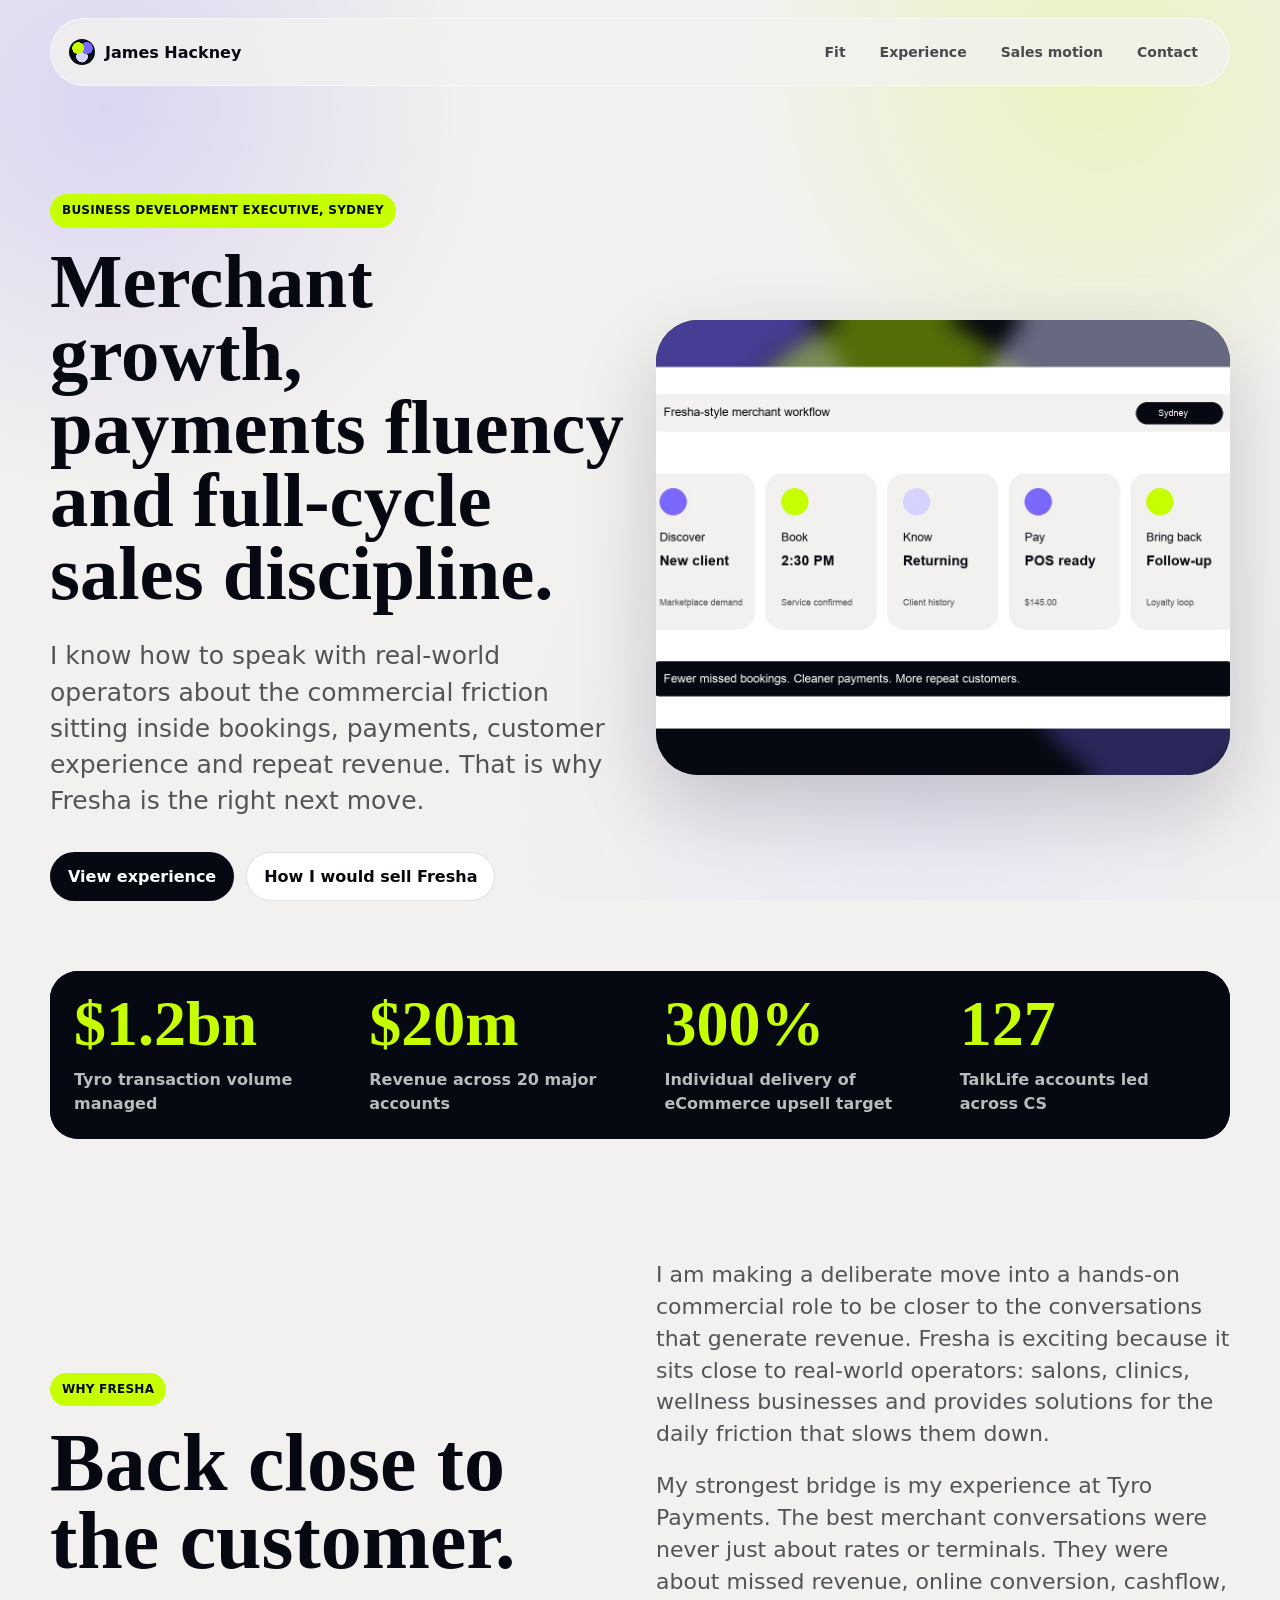
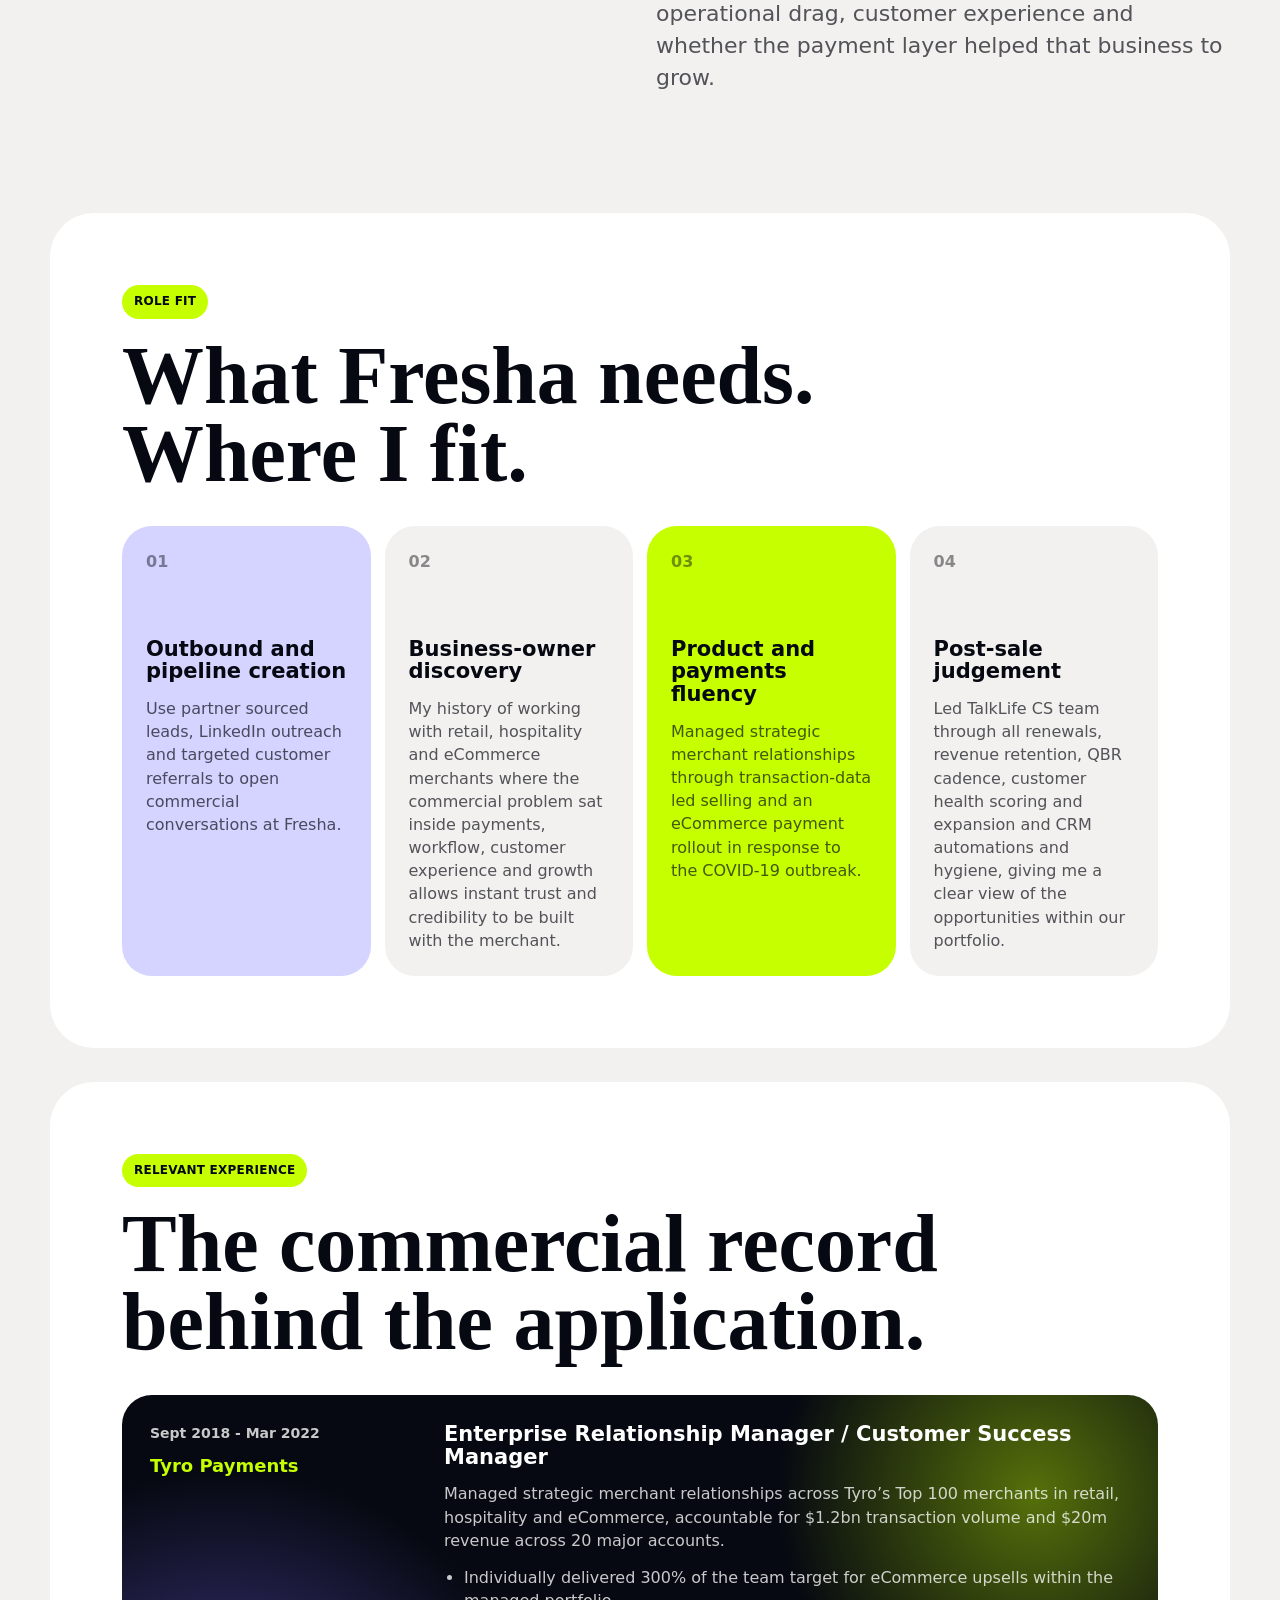
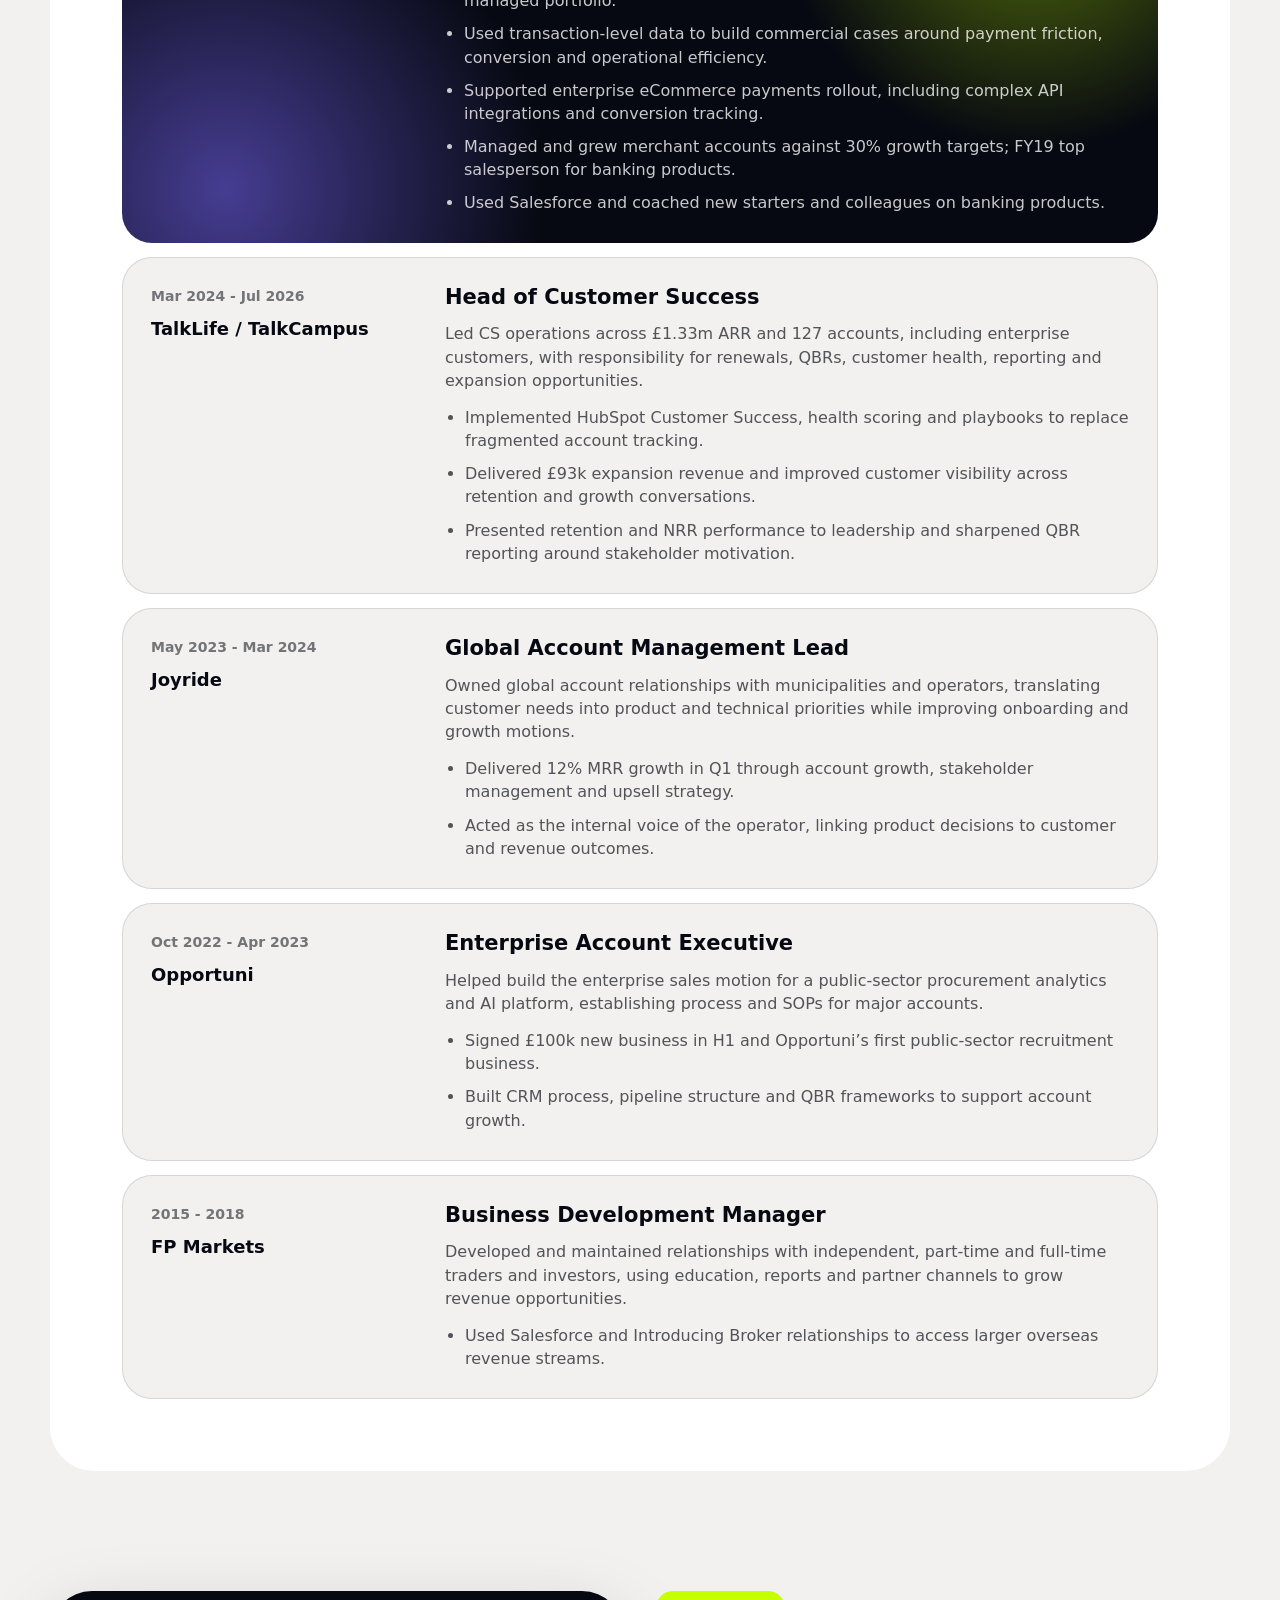
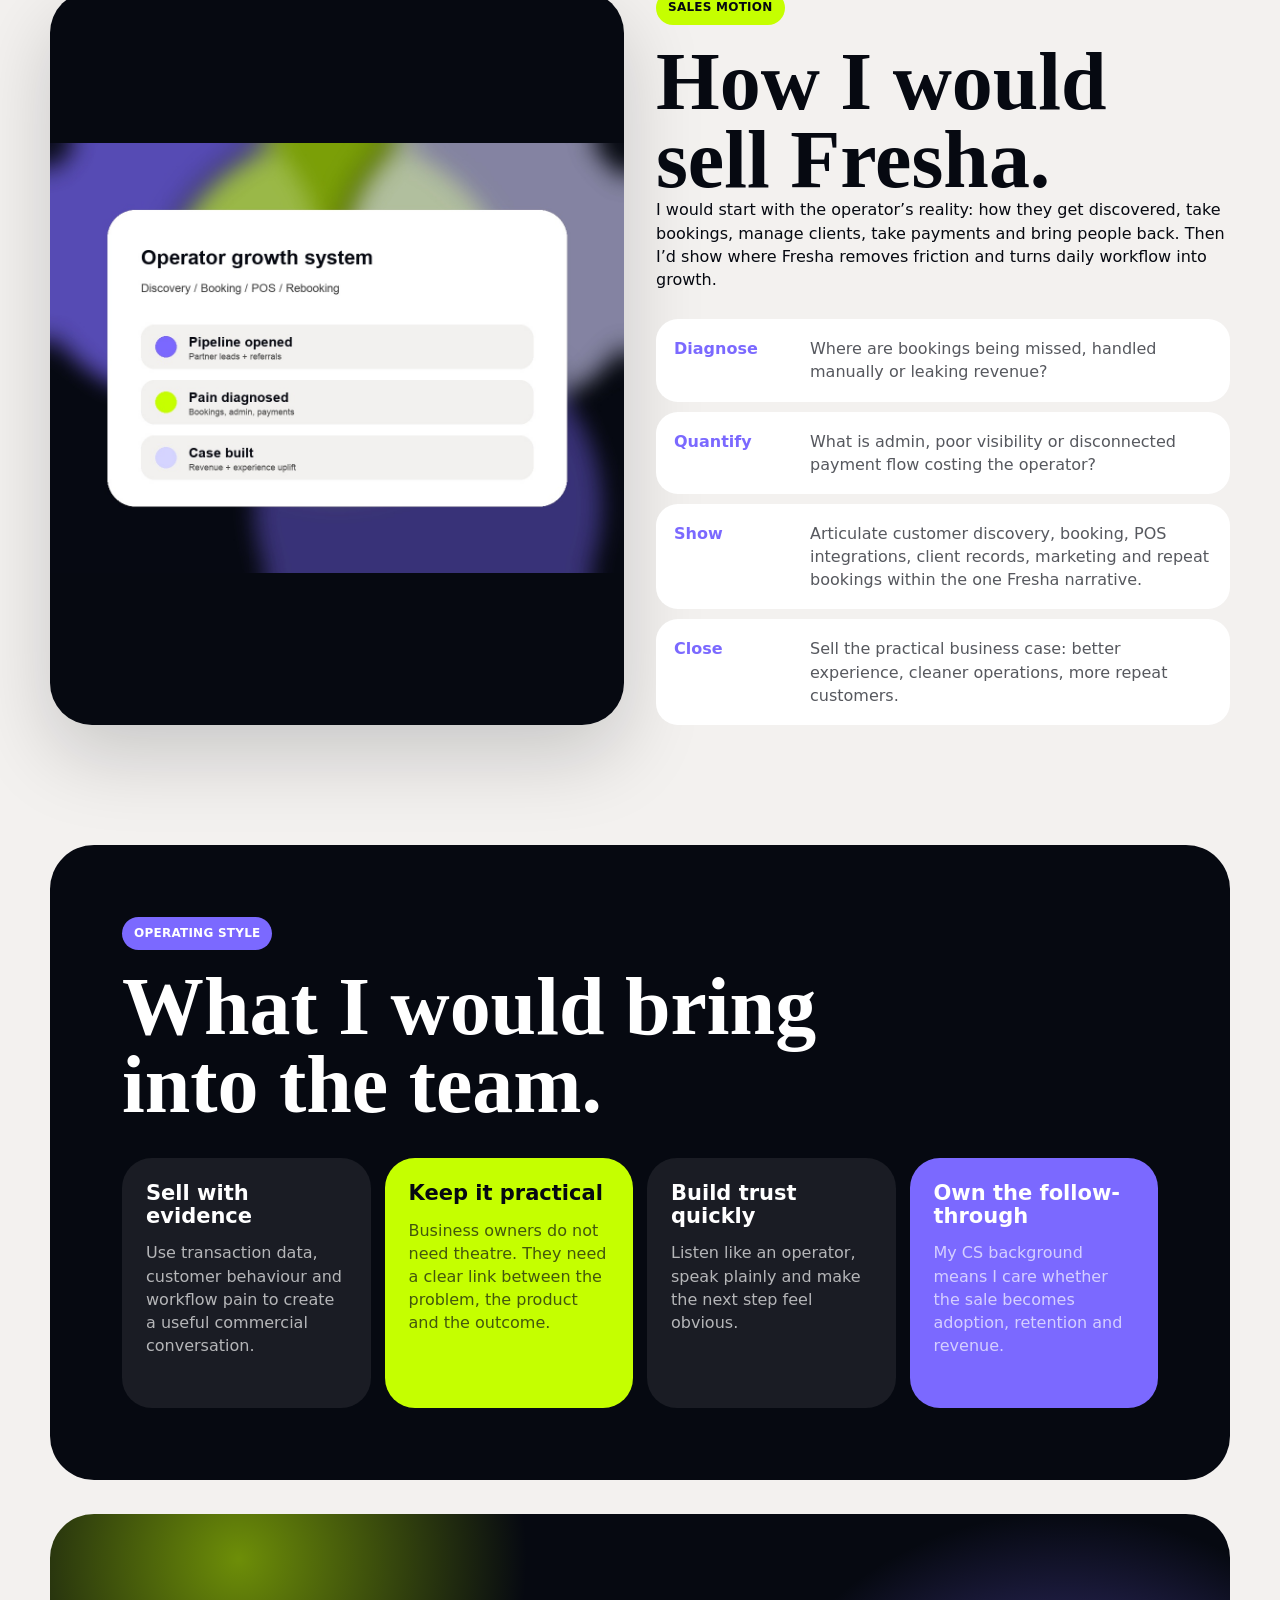
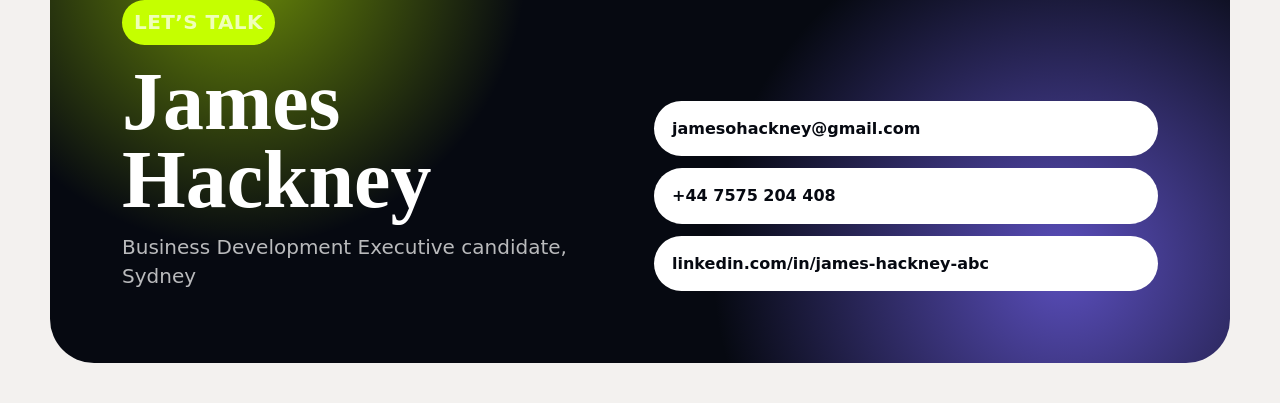
<file: index.html>
<!doctype html>
<html>
  <head>
    <meta charset="utf-8" />
    <meta http-equiv="refresh" content="0; url=./fresha-landing/" />
    <title>James Hackney | Fresha</title>
  </head>
  <body>
    <p><a href="./fresha-landing/">Open Fresha application page</a></p>
  </body>
</html>
</file>
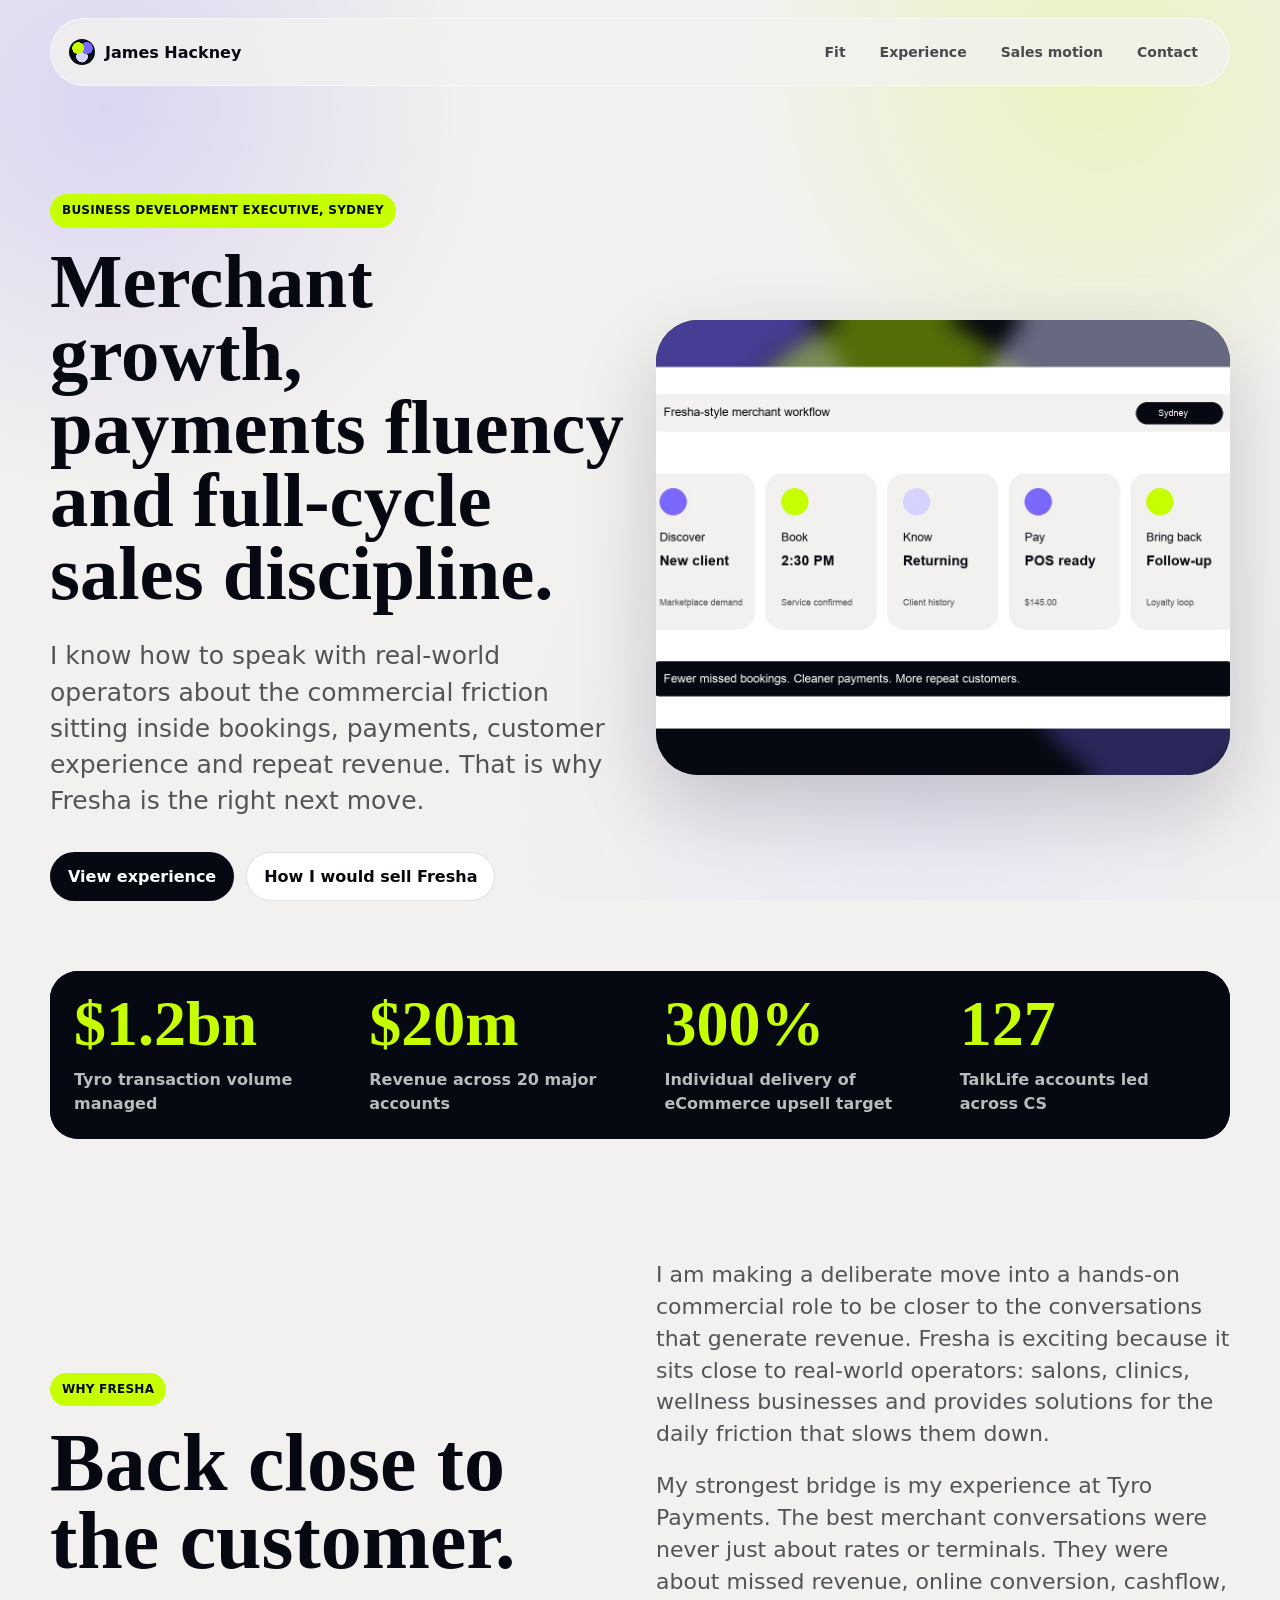
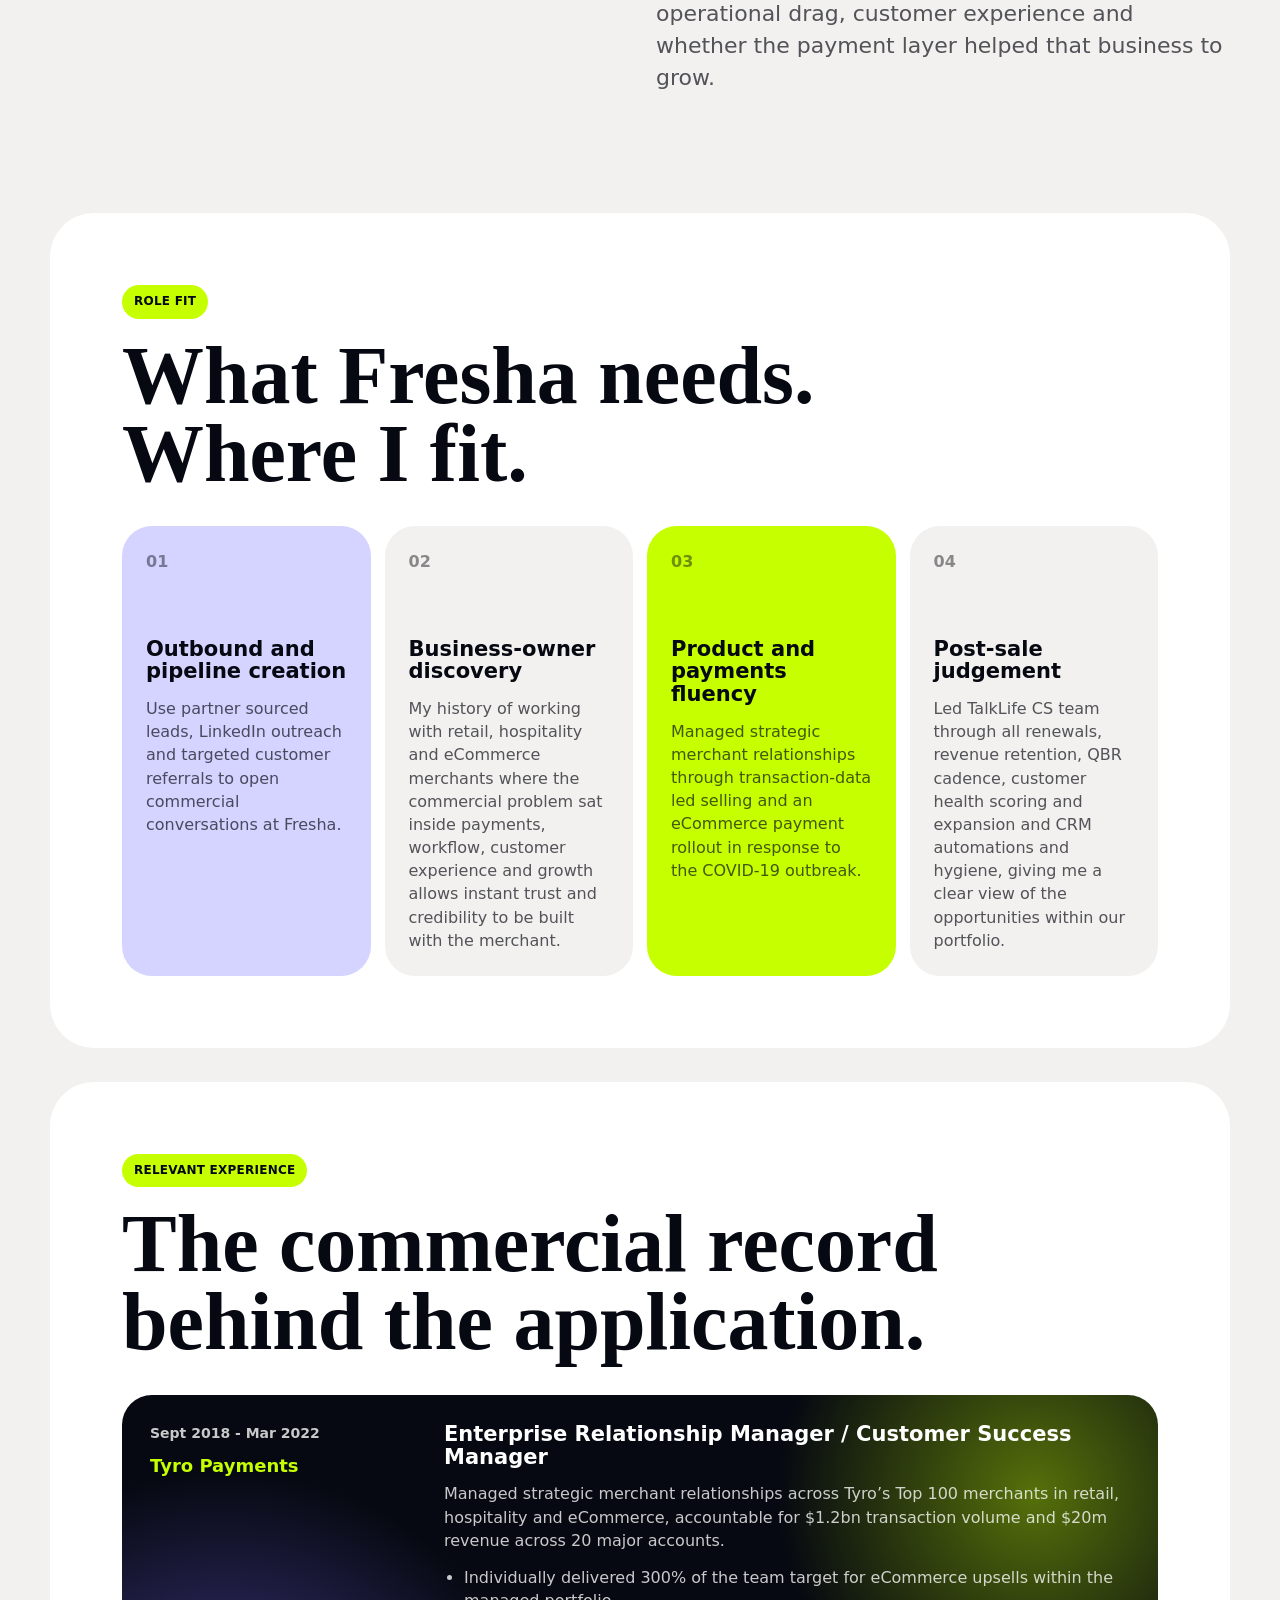
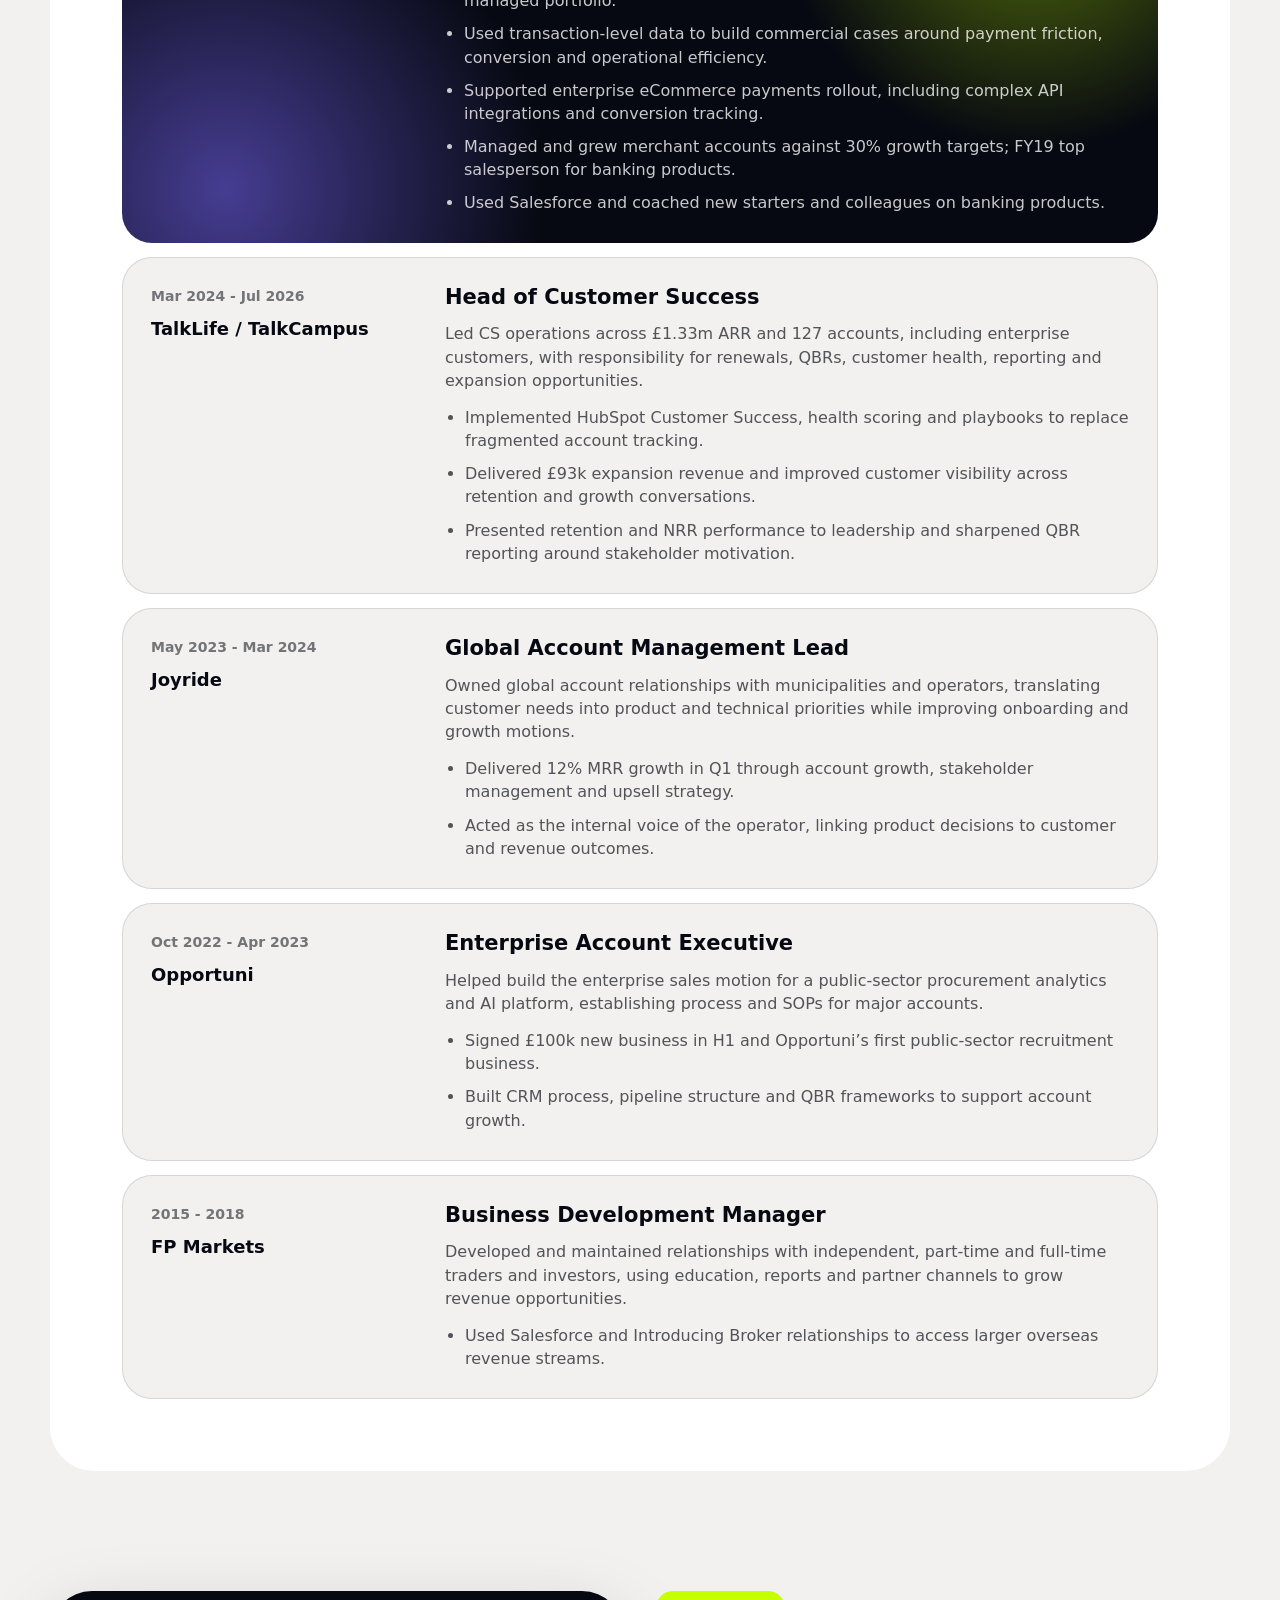
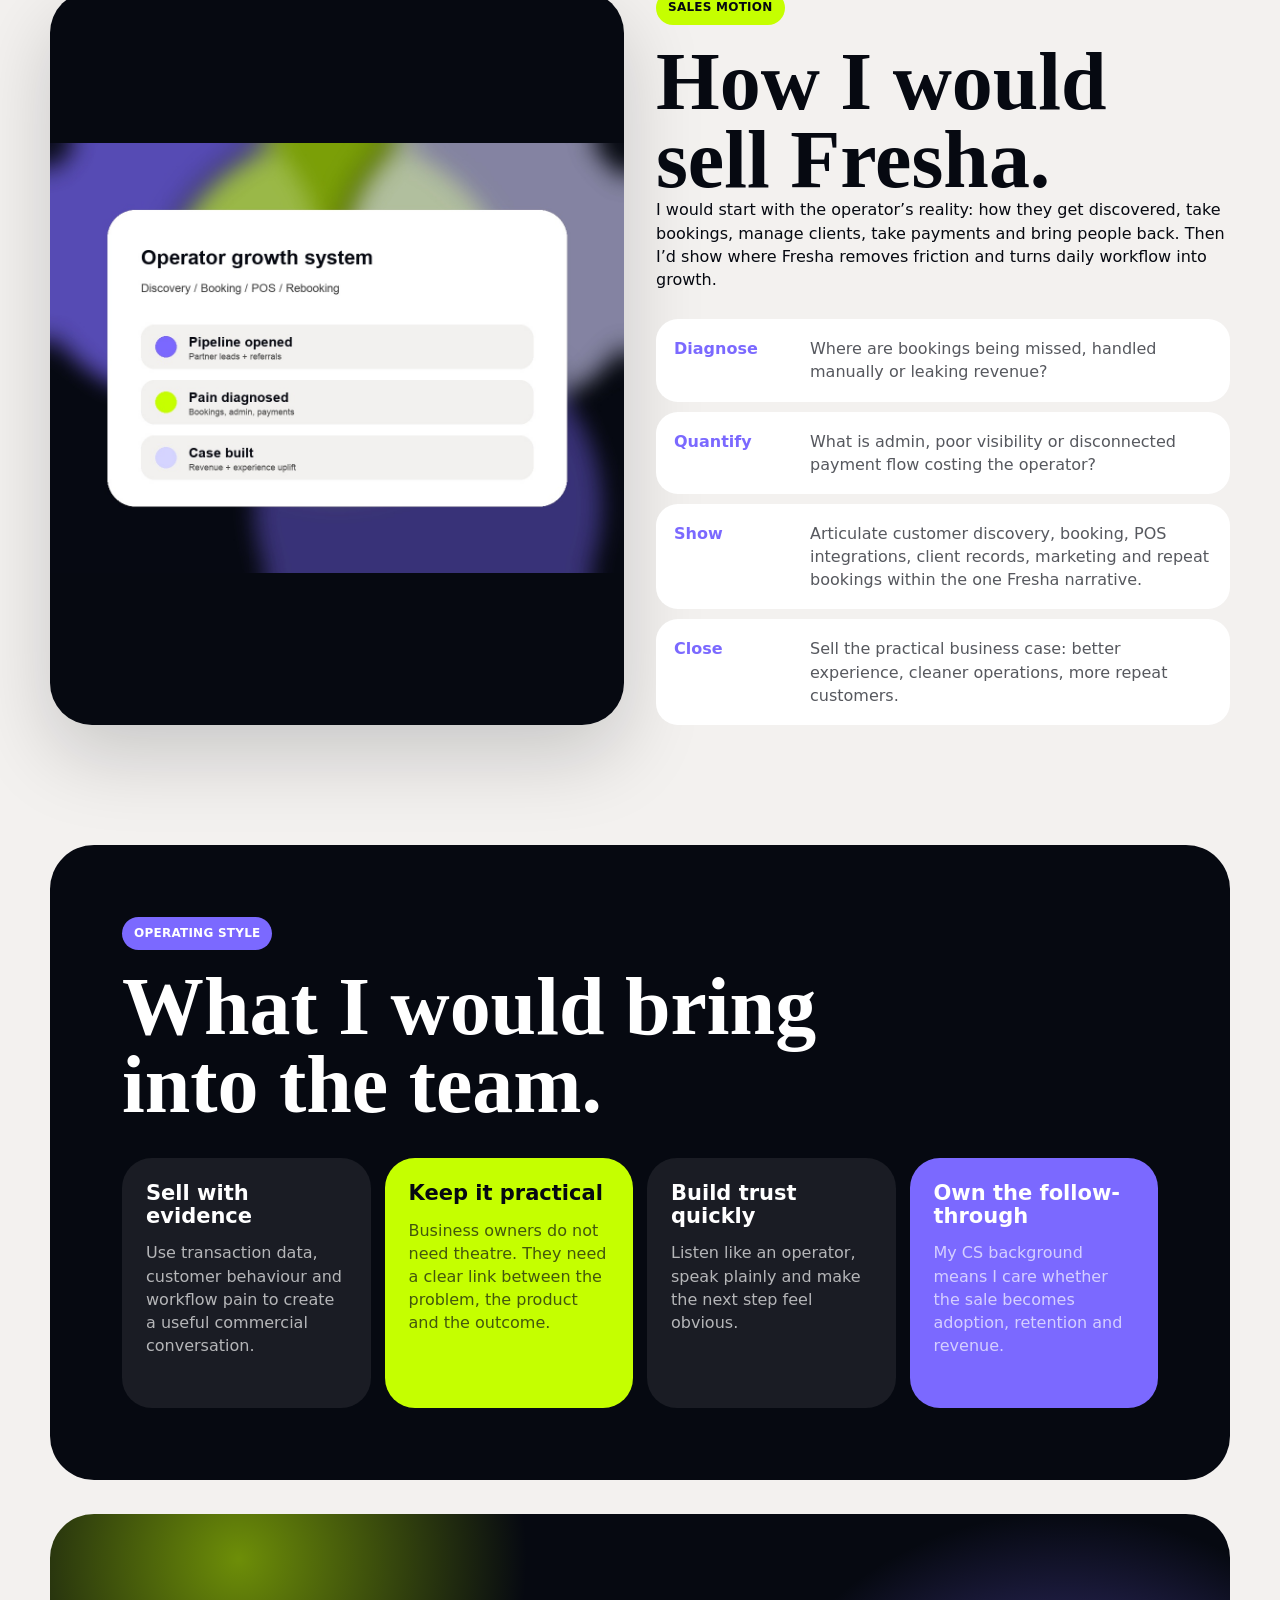
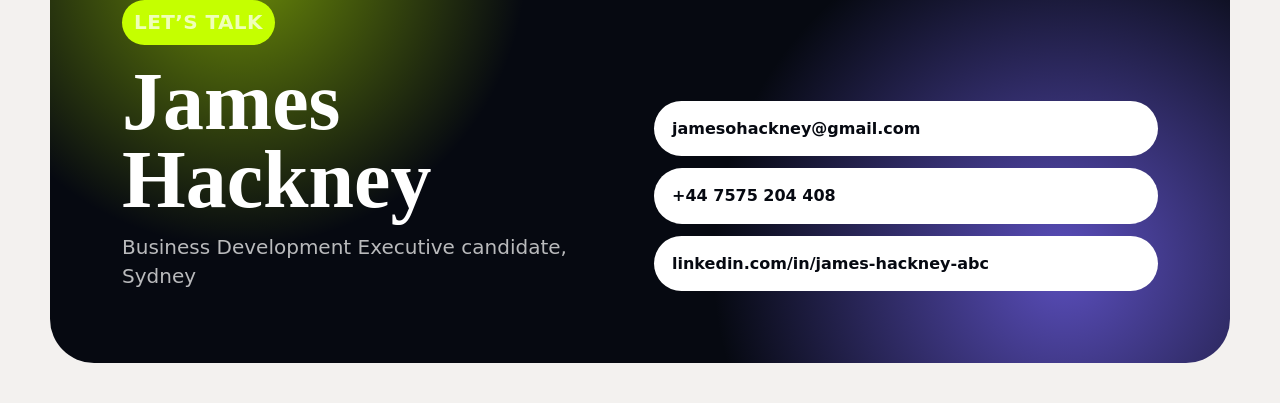
<file: fresha-landing/index.html>
<!doctype html>
<html lang="en">
  <head>
    <meta charset="utf-8" />
    <meta name="viewport" content="width=device-width, initial-scale=1" />
    <title>James Hackney | Fresha Business Development Executive</title>
    <meta
      name="description"
      content="A Fresha-branded landing page CV for James Hackney, Business Development Executive candidate in Sydney."
    />
    <link rel="stylesheet" href="./styles.css" />
  </head>
  <body>
    <header class="site-header" aria-label="Landing page header">
      <a class="brand" href="#top" aria-label="James Hackney home">
        <span class="brand-mark"></span>
        <span>James Hackney</span>
      </a>
      <nav aria-label="Page navigation">
        <a href="#fit">Fit</a>
        <a href="#experience">Experience</a>
        <a href="#sell">Sales motion</a>
        <a href="#contact">Contact</a>
      </nav>
    </header>

    <main id="top">
      <section class="hero section-grid">
        <div class="hero-copy">
          <p class="eyebrow">Business Development Executive, Sydney</p>
          <h1>Merchant growth, payments fluency and full-cycle sales discipline.</h1>
          <p class="hero-lede">
            I know how to speak with real-world operators about the commercial friction sitting
            inside bookings, payments, customer experience and repeat revenue. That is why Fresha
            is the right next move.
          </p>
          <div class="hero-actions" aria-label="Primary actions">
            <a class="button primary" href="#experience">View experience</a>
            <a class="button secondary" href="#sell">How I would sell Fresha</a>
          </div>
        </div>
        <div class="hero-media" aria-label="Fresha-style merchant workflow visual">
          <img src="./assets/merchant-workflow.jpg" alt="Fresha-style merchant workflow from discovery to rebooking" />
        </div>
      </section>

      <section class="proof-strip" aria-label="Key proof points">
        <div>
          <strong>$1.2bn</strong>
          <span>Tyro transaction volume managed</span>
        </div>
        <div>
          <strong>$20m</strong>
          <span>Revenue across 20 major accounts</span>
        </div>
        <div>
          <strong>300%</strong>
          <span>Individual delivery of eCommerce upsell target</span>
        </div>
        <div>
          <strong>127</strong>
          <span>TalkLife accounts led across CS</span>
        </div>
      </section>

      <section id="fit" class="fit section-grid">
        <div>
          <p class="eyebrow">Why Fresha</p>
          <h2>Back close to the customer.</h2>
        </div>
        <div class="text-column">
          <p>
            I am making a deliberate move into a hands-on commercial role to be closer to the
            conversations that generate revenue. Fresha is exciting because it sits close to
            real-world operators: salons, clinics, wellness businesses and provides solutions for
            the daily friction that slows them down.
          </p>
          <p>
            My strongest bridge is my experience at Tyro Payments. The best merchant conversations
            were never just about rates or terminals. They were about missed revenue, online
            conversion, cashflow, operational drag, customer experience and whether the payment
            layer helped that business to grow.
          </p>
        </div>
      </section>

      <section class="role-map">
        <div class="section-heading">
          <p class="eyebrow">Role fit</p>
          <h2>What Fresha needs. Where I fit.</h2>
        </div>
        <div class="map-grid">
          <article>
            <span>01</span>
            <h3>Outbound and pipeline creation</h3>
            <p>
              Use partner sourced leads, LinkedIn outreach and targeted customer referrals to open
              commercial conversations at Fresha.
            </p>
          </article>
          <article>
            <span>02</span>
            <h3>Business-owner discovery</h3>
            <p>
              My history of working with retail, hospitality and eCommerce merchants where the
              commercial problem sat inside payments, workflow, customer experience and growth
              allows instant trust and credibility to be built with the merchant.
            </p>
          </article>
          <article>
            <span>03</span>
            <h3>Product and payments fluency</h3>
            <p>
              Managed strategic merchant relationships through transaction-data led selling and an
              eCommerce payment rollout in response to the COVID-19 outbreak.
            </p>
          </article>
          <article>
            <span>04</span>
            <h3>Post-sale judgement</h3>
            <p>
              Led TalkLife CS team through all renewals, revenue retention, QBR cadence, customer
              health scoring and expansion and CRM automations and hygiene, giving me a clear view
              of the opportunities within our portfolio.
            </p>
          </article>
        </div>
      </section>

      <section id="experience" class="experience">
        <div class="section-heading wide">
          <p class="eyebrow">Relevant experience</p>
          <h2>The commercial record behind the application.</h2>
        </div>

        <div class="timeline">
          <article class="job featured">
            <div class="job-meta">
              <span>Sept 2018 - Mar 2022</span>
              <strong>Tyro Payments</strong>
            </div>
            <div class="job-body">
              <h3>Enterprise Relationship Manager / Customer Success Manager</h3>
              <p>
                Managed strategic merchant relationships across Tyro’s Top 100 merchants in retail,
                hospitality and eCommerce, accountable for $1.2bn transaction volume and $20m
                revenue across 20 major accounts.
              </p>
              <ul>
                <li>Individually delivered 300% of the team target for eCommerce upsells within the managed portfolio.</li>
                <li>Used transaction-level data to build commercial cases around payment friction, conversion and operational efficiency.</li>
                <li>Supported enterprise eCommerce payments rollout, including complex API integrations and conversion tracking.</li>
                <li>Managed and grew merchant accounts against 30% growth targets; FY19 top salesperson for banking products.</li>
                <li>Used Salesforce and coached new starters and colleagues on banking products.</li>
              </ul>
            </div>
          </article>

          <article class="job">
            <div class="job-meta">
              <span>Mar 2024 - Jul 2026</span>
              <strong>TalkLife / TalkCampus</strong>
            </div>
            <div class="job-body">
              <h3>Head of Customer Success</h3>
              <p>
                Led CS operations across £1.33m ARR and 127 accounts, including enterprise
                customers, with responsibility for renewals, QBRs, customer health, reporting and
                expansion opportunities.
              </p>
              <ul>
                <li>Implemented HubSpot Customer Success, health scoring and playbooks to replace fragmented account tracking.</li>
                <li>Delivered £93k expansion revenue and improved customer visibility across retention and growth conversations.</li>
                <li>Presented retention and NRR performance to leadership and sharpened QBR reporting around stakeholder motivation.</li>
              </ul>
            </div>
          </article>

          <article class="job">
            <div class="job-meta">
              <span>May 2023 - Mar 2024</span>
              <strong>Joyride</strong>
            </div>
            <div class="job-body">
              <h3>Global Account Management Lead</h3>
              <p>
                Owned global account relationships with municipalities and operators, translating
                customer needs into product and technical priorities while improving onboarding and
                growth motions.
              </p>
              <ul>
                <li>Delivered 12% MRR growth in Q1 through account growth, stakeholder management and upsell strategy.</li>
                <li>Acted as the internal voice of the operator, linking product decisions to customer and revenue outcomes.</li>
              </ul>
            </div>
          </article>

          <article class="job">
            <div class="job-meta">
              <span>Oct 2022 - Apr 2023</span>
              <strong>Opportuni</strong>
            </div>
            <div class="job-body">
              <h3>Enterprise Account Executive</h3>
              <p>
                Helped build the enterprise sales motion for a public-sector procurement analytics
                and AI platform, establishing process and SOPs for major accounts.
              </p>
              <ul>
                <li>Signed £100k new business in H1 and Opportuni’s first public-sector recruitment business.</li>
                <li>Built CRM process, pipeline structure and QBR frameworks to support account growth.</li>
              </ul>
            </div>
          </article>

          <article class="job">
            <div class="job-meta">
              <span>2015 - 2018</span>
              <strong>FP Markets</strong>
            </div>
            <div class="job-body">
              <h3>Business Development Manager</h3>
              <p>
                Developed and maintained relationships with independent, part-time and full-time
                traders and investors, using education, reports and partner channels to grow revenue
                opportunities.
              </p>
              <ul>
                <li>Used Salesforce and Introducing Broker relationships to access larger overseas revenue streams.</li>
              </ul>
            </div>
          </article>
        </div>
      </section>

      <section id="sell" class="sell section-grid">
        <div class="sell-media">
          <img src="./assets/operator-system.jpg" alt="Operator growth system visual using Fresha-inspired spotlight colours" />
        </div>
        <div class="sell-copy">
          <p class="eyebrow">Sales motion</p>
          <h2>How I would sell Fresha.</h2>
          <p>
            I would start with the operator’s reality: how they get discovered, take bookings, manage
            clients, take payments and bring people back. Then I’d show where Fresha removes friction
            and turns daily workflow into growth.
          </p>
          <div class="motion-list">
            <div>
              <strong>Diagnose</strong>
              <span>Where are bookings being missed, handled manually or leaking revenue?</span>
            </div>
            <div>
              <strong>Quantify</strong>
              <span>What is admin, poor visibility or disconnected payment flow costing the operator?</span>
            </div>
            <div>
              <strong>Show</strong>
              <span>Articulate customer discovery, booking, POS integrations, client records, marketing and repeat bookings within the one Fresha narrative.</span>
            </div>
            <div>
              <strong>Close</strong>
              <span>Sell the practical business case: better experience, cleaner operations, more repeat customers.</span>
            </div>
          </div>
        </div>
      </section>

      <section class="operator-principles">
        <div class="section-heading">
          <p class="eyebrow">Operating style</p>
          <h2>What I would bring into the team.</h2>
        </div>
        <div class="principle-grid">
          <article>
            <h3>Sell with evidence</h3>
            <p>Use transaction data, customer behaviour and workflow pain to create a useful commercial conversation.</p>
          </article>
          <article>
            <h3>Keep it practical</h3>
            <p>Business owners do not need theatre. They need a clear link between the problem, the product and the outcome.</p>
          </article>
          <article>
            <h3>Build trust quickly</h3>
            <p>Listen like an operator, speak plainly and make the next step feel obvious.</p>
          </article>
          <article>
            <h3>Own the follow-through</h3>
            <p>My CS background means I care whether the sale becomes adoption, retention and revenue.</p>
          </article>
        </div>
      </section>

      <section id="contact" class="contact">
        <div>
          <p class="eyebrow">Let’s talk</p>
          <h2>James Hackney</h2>
          <p>Business Development Executive candidate, Sydney</p>
        </div>
        <div class="contact-links">
          <a href="mailto:jamesohackney@gmail.com">jamesohackney@gmail.com</a>
          <a href="tel:+447575204408">+44 7575 204 408</a>
          <a href="https://www.linkedin.com/in/james-hackney-abc">linkedin.com/in/james-hackney-abc</a>
        </div>
      </section>
    </main>
  </body>
</html>
</file>
<file: fresha-landing/styles.css>
:root {
  --prince: #7b69ff;
  --limelight: #c5ff00;
  --prince-pastel: #d5d3ff;
  --curtain-close: #060911;
  --pebble: #f3f1ef;
  --bright-white: #ffffff;
  --ink-soft: rgba(6, 9, 17, 0.68);
  --line: rgba(6, 9, 17, 0.12);
  --max: 1180px;
  --radius: 28px;
}

* {
  box-sizing: border-box;
}

html {
  scroll-behavior: smooth;
}

body {
  margin: 0;
  color: var(--curtain-close);
  background: var(--pebble);
  font-family: Inter, ui-sans-serif, system-ui, -apple-system, BlinkMacSystemFont, "Segoe UI", sans-serif;
  line-height: 1.45;
}

body::before {
  content: "";
  position: fixed;
  inset: 0;
  pointer-events: none;
  background:
    radial-gradient(circle at 8% 12%, rgba(123, 105, 255, 0.2), transparent 24rem),
    radial-gradient(circle at 86% 8%, rgba(197, 255, 0, 0.2), transparent 22rem),
    radial-gradient(circle at 72% 88%, rgba(213, 211, 255, 0.34), transparent 26rem);
  z-index: -1;
}

a {
  color: inherit;
}

img {
  display: block;
  max-width: 100%;
}

.site-header {
  position: sticky;
  top: 0;
  z-index: 10;
  display: flex;
  align-items: center;
  justify-content: space-between;
  gap: 24px;
  width: min(var(--max), calc(100% - 40px));
  margin: 18px auto 0;
  padding: 14px 18px;
  border: 1px solid rgba(255, 255, 255, 0.5);
  border-radius: 999px;
  background: rgba(243, 241, 239, 0.78);
  backdrop-filter: blur(20px);
}

.brand {
  display: inline-flex;
  align-items: center;
  gap: 10px;
  font-weight: 800;
  text-decoration: none;
}

.brand-mark {
  width: 26px;
  height: 26px;
  border-radius: 50%;
  background:
    radial-gradient(circle at 35% 35%, var(--limelight) 0 24%, transparent 25%),
    radial-gradient(circle at 68% 35%, var(--prince) 0 24%, transparent 25%),
    radial-gradient(circle at 50% 68%, var(--prince-pastel) 0 26%, transparent 27%),
    var(--curtain-close);
}

nav {
  display: flex;
  align-items: center;
  gap: 8px;
  flex-wrap: wrap;
}

nav a {
  padding: 9px 13px;
  border-radius: 999px;
  color: rgba(6, 9, 17, 0.72);
  font-size: 14px;
  font-weight: 750;
  text-decoration: none;
}

nav a:hover {
  background: var(--bright-white);
  color: var(--curtain-close);
}

main {
  width: min(var(--max), calc(100% - 40px));
  margin: 0 auto;
}

section {
  margin: 34px 0;
}

.section-grid {
  display: grid;
  grid-template-columns: minmax(0, 1fr) minmax(0, 1fr);
  gap: 32px;
  align-items: center;
}

.hero {
  min-height: calc(100vh - 108px);
  padding: 74px 0 36px;
}

.hero-copy,
.sell-copy {
  position: relative;
}

.eyebrow {
  display: inline-flex;
  width: fit-content;
  margin: 0 0 18px;
  padding: 8px 12px;
  border-radius: 999px;
  color: var(--curtain-close);
  background: var(--limelight);
  font-size: 12px;
  font-weight: 850;
  letter-spacing: 0.02em;
  text-transform: uppercase;
}

h1,
h2 {
  margin: 0;
  font-family: Georgia, "Times New Roman", serif;
  font-weight: 800;
  letter-spacing: 0;
  line-height: 0.95;
}

h1 {
  max-width: 640px;
  font-size: clamp(52px, 6vw, 88px);
}

h2 {
  font-size: clamp(44px, 6.4vw, 84px);
}

h3 {
  margin: 0;
  font-size: 21px;
  line-height: 1.08;
}

p {
  margin: 0;
}

.hero-lede {
  max-width: 620px;
  margin-top: 28px;
  color: var(--ink-soft);
  font-size: clamp(19px, 2.4vw, 25px);
}

.hero-actions {
  display: flex;
  gap: 12px;
  flex-wrap: wrap;
  margin-top: 32px;
}

.button {
  display: inline-flex;
  align-items: center;
  min-height: 48px;
  padding: 13px 18px;
  border-radius: 999px;
  font-weight: 850;
  text-decoration: none;
}

.button.primary {
  color: var(--bright-white);
  background: var(--curtain-close);
}

.button.secondary {
  color: var(--curtain-close);
  background: var(--bright-white);
  box-shadow: inset 0 0 0 1px var(--line);
}

.hero-media,
.sell-media {
  overflow: hidden;
  border-radius: 42px;
  background: var(--curtain-close);
  box-shadow: 0 30px 80px rgba(6, 9, 17, 0.18);
}

.hero-media img,
.sell-media img {
  width: 100%;
  height: 100%;
  aspect-ratio: 1.26;
  object-fit: cover;
}

.proof-strip {
  display: grid;
  grid-template-columns: repeat(4, minmax(0, 1fr));
  gap: 1px;
  overflow: hidden;
  border-radius: var(--radius);
  background: var(--curtain-close);
}

.proof-strip div {
  min-height: 160px;
  padding: 24px;
  color: var(--bright-white);
  background: var(--curtain-close);
}

.proof-strip strong {
  display: block;
  font-family: Georgia, "Times New Roman", serif;
  color: var(--limelight);
  font-size: clamp(42px, 5vw, 72px);
  line-height: 0.9;
}

.proof-strip span {
  display: block;
  margin-top: 16px;
  color: rgba(255, 255, 255, 0.72);
  font-weight: 700;
}

.fit,
.sell {
  padding: 86px 0;
}

.text-column {
  display: grid;
  gap: 20px;
  color: var(--ink-soft);
  font-size: 22px;
}

.role-map,
.experience,
.operator-principles {
  padding: 72px;
  border-radius: 44px;
  background: var(--bright-white);
}

.section-heading {
  max-width: 780px;
  margin-bottom: 34px;
}

.section-heading.wide {
  max-width: 920px;
}

.map-grid,
.principle-grid {
  display: grid;
  grid-template-columns: repeat(4, minmax(0, 1fr));
  gap: 14px;
}

.map-grid article,
.principle-grid article {
  min-height: 250px;
  padding: 24px;
  border-radius: 30px;
  background: var(--pebble);
}

.map-grid article:nth-child(1),
.principle-grid article:nth-child(2) {
  background: var(--prince-pastel);
}

.map-grid article:nth-child(3),
.principle-grid article:nth-child(4) {
  background: var(--limelight);
}

.map-grid span {
  display: block;
  margin-bottom: 64px;
  color: rgba(6, 9, 17, 0.45);
  font-weight: 900;
}

.map-grid p,
.principle-grid p,
.job p,
.job li {
  color: var(--ink-soft);
  font-size: 16px;
}

.map-grid h3,
.principle-grid h3 {
  margin-bottom: 14px;
}

.timeline {
  display: grid;
  gap: 14px;
}

.job {
  display: grid;
  grid-template-columns: 260px minmax(0, 1fr);
  gap: 34px;
  padding: 28px;
  border: 1px solid var(--line);
  border-radius: 30px;
  background: var(--pebble);
}

.job.featured {
  border: 0;
  color: var(--bright-white);
  background:
    radial-gradient(circle at 88% 22%, rgba(197, 255, 0, 0.42), transparent 16rem),
    radial-gradient(circle at 10% 88%, rgba(123, 105, 255, 0.54), transparent 20rem),
    var(--curtain-close);
}

.job.featured p,
.job.featured li,
.job.featured .job-meta span {
  color: rgba(255, 255, 255, 0.78);
}

.job.featured .job-meta strong {
  color: var(--limelight);
}

.job-meta {
  display: grid;
  align-content: start;
  gap: 10px;
}

.job-meta span {
  color: rgba(6, 9, 17, 0.54);
  font-size: 14px;
  font-weight: 850;
}

.job-meta strong {
  font-size: 18px;
}

.job-body {
  display: grid;
  gap: 14px;
}

ul {
  display: grid;
  gap: 10px;
  margin: 0;
  padding-left: 20px;
}

.sell {
  align-items: stretch;
}

.sell-media img {
  aspect-ratio: 1.04;
  object-fit: contain;
}

.motion-list {
  display: grid;
  gap: 10px;
  margin-top: 28px;
}

.motion-list div {
  display: grid;
  grid-template-columns: 120px minmax(0, 1fr);
  gap: 16px;
  padding: 18px;
  border-radius: 22px;
  background: var(--bright-white);
}

.motion-list strong {
  color: var(--prince);
}

.motion-list span {
  color: var(--ink-soft);
}

.operator-principles {
  background: var(--curtain-close);
  color: var(--bright-white);
}

.operator-principles .eyebrow {
  background: var(--prince);
  color: var(--bright-white);
}

.operator-principles article {
  background: rgba(255, 255, 255, 0.08);
}

.operator-principles article:nth-child(2) {
  background: var(--limelight);
  color: var(--curtain-close);
}

.operator-principles article:nth-child(4) {
  background: var(--prince);
}

.operator-principles p {
  color: rgba(255, 255, 255, 0.68);
}

.operator-principles article:nth-child(2) p {
  color: rgba(6, 9, 17, 0.68);
}

.contact {
  display: grid;
  grid-template-columns: 1fr 1fr;
  gap: 28px;
  align-items: end;
  margin-bottom: 40px;
  padding: 72px;
  border-radius: 44px;
  color: var(--bright-white);
  background:
    radial-gradient(circle at 16% 10%, rgba(197, 255, 0, 0.54), transparent 18rem),
    radial-gradient(circle at 86% 78%, rgba(123, 105, 255, 0.72), transparent 22rem),
    var(--curtain-close);
}

.contact h2 {
  color: var(--bright-white);
}

.contact p {
  margin-top: 14px;
  color: rgba(255, 255, 255, 0.72);
  font-size: 20px;
}

.contact-links {
  display: grid;
  gap: 12px;
}

.contact-links a {
  display: block;
  padding: 16px 18px;
  border-radius: 999px;
  color: var(--curtain-close);
  background: var(--bright-white);
  font-weight: 850;
  text-decoration: none;
}

@media (max-width: 980px) {
  .section-grid,
  .contact,
  .job {
    grid-template-columns: 1fr;
  }

  .hero {
    min-height: auto;
    padding-top: 54px;
  }

  .proof-strip,
  .map-grid,
  .principle-grid {
    grid-template-columns: repeat(2, minmax(0, 1fr));
  }

  .role-map,
  .experience,
  .operator-principles,
  .contact {
    padding: 34px;
  }
}

@media (max-width: 680px) {
  .site-header {
    position: static;
    align-items: flex-start;
    border-radius: 28px;
    flex-direction: column;
  }

  nav a {
    padding-left: 0;
  }

  main,
  .site-header {
    width: min(100% - 24px, var(--max));
  }

  .proof-strip,
  .map-grid,
  .principle-grid {
    grid-template-columns: 1fr;
  }

  .motion-list div {
    grid-template-columns: 1fr;
  }

  .job {
    padding: 22px;
  }
}
</file>
